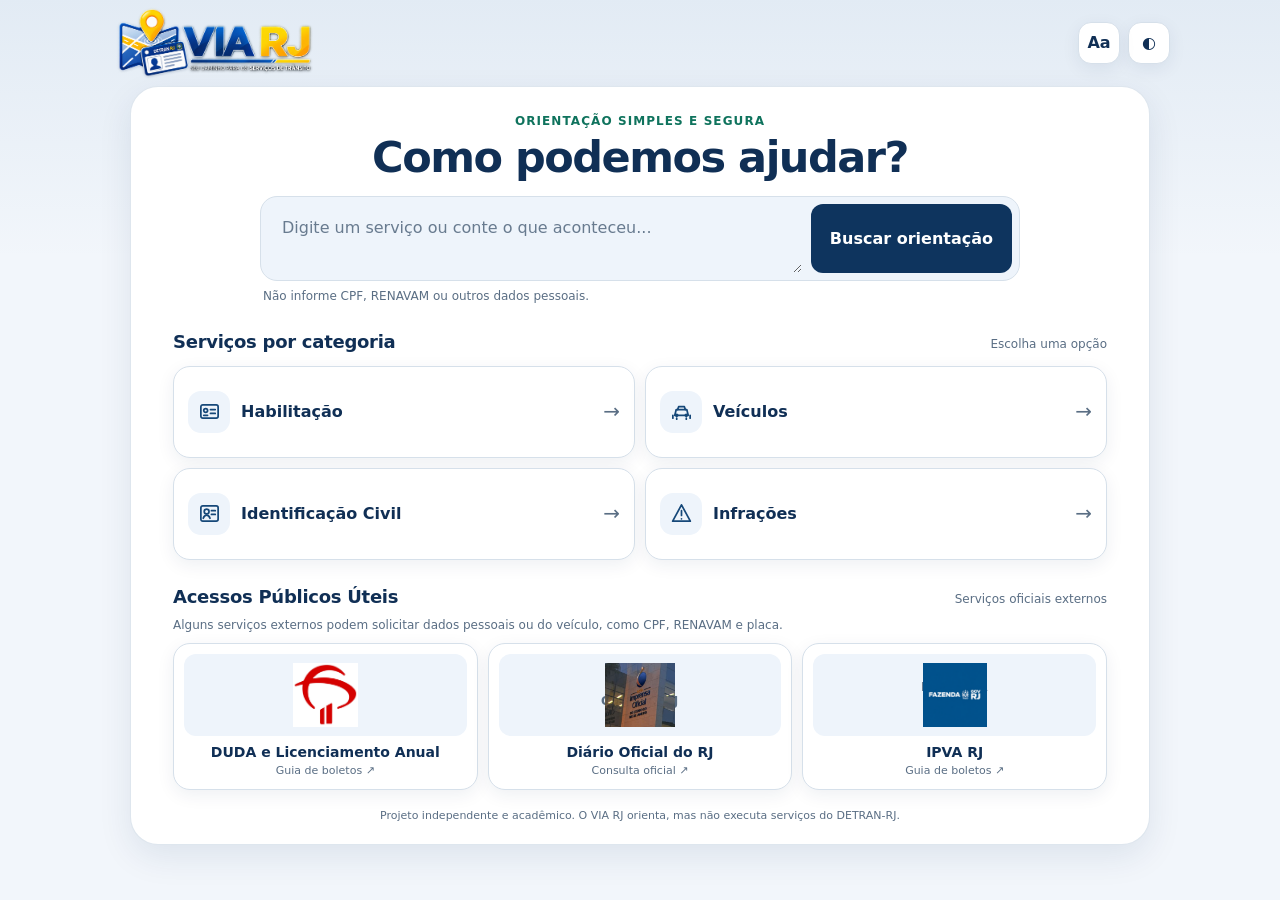
<file: index.html>
<!DOCTYPE html>
<html lang="pt-BR">
<head>
    <!-- ========================================================
         BLOCO 1 — CONFIGURAÇÃO E TEMA INICIAL
         Define metadados obrigatórios e aplica o tema salvo antes da pintura da tela.
         ======================================================== -->
    <meta charset="UTF-8">
    <meta name="viewport" content="width=device-width, initial-scale=1.0">
    <meta name="description" content="VIA RJ orienta o cidadão a encontrar serviços de trânsito e documentação no Rio de Janeiro.">
    <link rel="icon" href="favicon.ico" sizes="any">
    <link rel="icon" type="image/png" href="favicon-via-rj.png">
    <link rel="apple-touch-icon" href="apple-touch-icon.png">
    <script>document.documentElement.dataset.theme=localStorage.getItem("tema")==="dark"?"dark":"light";</script>
    <link rel="stylesheet" href="style.css">
    <title>VIA RJ — Seu caminho para os serviços de trânsito</title>
</head>
<body class="pagina-home">
    <!-- ========================================================
         BLOCO 2 — BARRA SUPERIOR
         Mantém a marca e os controles essenciais próximos, como em um aplicativo.
         ======================================================== -->
    <header class="topo-app topo-home">
        <img src="images/logo-via-rj.png" alt="VIA RJ — Seu caminho para os serviços de trânsito" class="logo-via-rj">
        <div class="controles-topo">
            <div class="area-acessibilidade">
                <button id="botaoAcessibilidade" class="botao-icone" type="button" aria-label="Abrir opções de acessibilidade" aria-expanded="false" aria-controls="painelAcessibilidade">Aa</button>
                <div id="painelAcessibilidade" class="painel-acessibilidade" hidden>
                    <strong>Acessibilidade</strong>
                    <button id="botaoAumentarTexto" type="button">Aumentar texto</button>
                    <button id="botaoReduzirMovimento" type="button" aria-pressed="false">Reduzir animações</button>
                    <button id="botaoResetarAcessibilidade" type="button">Restaurar padrão</button>
                </div>
            </div>
            <button id="botaoTema" class="botao-icone" type="button" aria-label="Ativar modo escuro" title="Alternar modo claro/escuro"><span aria-hidden="true">◐</span></button>
        </div>
    </header>

    <main class="app-shell">
        <!-- ========================================================
             BLOCO 3 — AJUDA E BUSCA UNIFICADAS
             A mesma entrada tenta localizar um serviço e depois interpreta situações locais.
             ======================================================== -->
        <section class="inicio-app" aria-labelledby="tituloPrincipal">
            <p class="etiqueta-app">Orientação simples e segura</p>
            <h1 id="tituloPrincipal">Como podemos ajudar?</h1>
            <form id="formularioOrientacao" class="busca-unificada">
                <label class="sr-only" for="consulta">Digite um serviço ou conte o que aconteceu</label>
                <textarea id="consulta" rows="2" placeholder="Digite um serviço ou conte o que aconteceu..." autocomplete="off"></textarea>
                <button id="botaoOrientar" class="botao-principal" type="submit">Buscar orientação</button>
            </form>
            <p class="nota-privacidade">Não informe CPF, RENAVAM ou outros dados pessoais.</p>
            <div id="resultadoOrientacao" class="resultado-orientacao" aria-live="polite"></div>
        </section>

        <!-- ========================================================
             BLOCO 4 — CATEGORIAS PRINCIPAIS
             Quatro atalhos internos formam uma grade 2 × 2 e abrem na mesma guia.
             ======================================================== -->
        <section class="secao-home" aria-labelledby="tituloCategorias">
            <div class="titulo-secao"><h2 id="tituloCategorias">Serviços por categoria</h2><span>Escolha uma opção</span></div>
            <div class="grade-categorias">
                <a class="card-app card-categoria" href="habilitacao.html"><span class="icone-card" aria-hidden="true"><svg viewBox="0 0 24 24"><rect x="3" y="5" width="18" height="14" rx="2"/><circle cx="8" cy="11" r="2"/><path d="M13 10h5M13 14h5M6 16h4"/></svg></span><strong>Habilitação</strong><span class="seta-card" aria-hidden="true">→</span></a>
                <a class="card-app card-categoria" href="veiculos.html"><span class="icone-card" aria-hidden="true"><svg viewBox="0 0 24 24"><path d="M5 16h14l-1.5-6h-11L5 16Z"/><path d="M3 16v3M21 16v3M7 19v1M17 19v1M8 10l1-3h6l1 3"/><circle cx="7" cy="16" r="1"/><circle cx="17" cy="16" r="1"/></svg></span><strong>Veículos</strong><span class="seta-card" aria-hidden="true">→</span></a>
                <a class="card-app card-categoria" href="identificacao.html"><span class="icone-card" aria-hidden="true"><svg viewBox="0 0 24 24"><rect x="3" y="4" width="18" height="16" rx="2"/><circle cx="9" cy="10" r="2.5"/><path d="M5.5 17c.7-2.2 2-3.3 3.5-3.3s2.8 1.1 3.5 3.3M14 9h4M14 13h4"/></svg></span><strong>Identificação Civil</strong><span class="seta-card" aria-hidden="true">→</span></a>
                <a class="card-app card-categoria" href="infracoes.html"><span class="icone-card" aria-hidden="true"><svg viewBox="0 0 24 24"><path d="M12 3 2.8 20h18.4L12 3Z"/><path d="M12 9v5M12 17.5v.1"/></svg></span><strong>Infrações</strong><span class="seta-card" aria-hidden="true">→</span></a>
            </div>
        </section>

        <!-- ========================================================
             BLOCO 5 — ACESSOS PÚBLICOS EXTERNOS
             Usa os destinos informados. O fallback visual é temporário até as imagens chegarem.
             ======================================================== -->
        <section class="secao-home acessos-publicos" aria-labelledby="tituloAcessos">
            <div class="titulo-secao"><h2 id="tituloAcessos">Acessos Públicos Úteis</h2><span>Serviços oficiais externos</span></div>
            <p class="nota-acessos">Alguns serviços externos podem solicitar dados pessoais ou do veículo, como CPF, RENAVAM e placa.</p>
            <div class="grade-acessos">
                <a class="card-acesso" href="https://www.ib7.bradesco.com.br/ibpfdetranrj/debitoVeiculoRJLoader.do" target="_blank" rel="noopener noreferrer" aria-label="DUDA e Licenciamento Anual, abre site externo">
                    <span class="midia-acesso"><span class="placeholder-acesso" aria-hidden="true">DUDA<br>GRT</span><img src="images/acessos/bradesco-duda-grt.png" alt="Ambiente Bradesco para DUDA e GRT"></span>
                    <strong>DUDA e Licenciamento Anual</strong><small>Guia de boletos <span aria-hidden="true">↗</span></small>
                </a>
                <a class="card-acesso" href="https://www.ioerj.com.br/portal/modules/content/index.php?id=21" target="_blank" rel="noopener noreferrer" aria-label="Diário Oficial do Estado do Rio de Janeiro, abre site externo">
                    <span class="midia-acesso"><span class="placeholder-acesso" aria-hidden="true">DIÁRIO<br>OFICIAL RJ</span><img src="images/acessos/diario-oficial-rj.png" alt="Imprensa Oficial do Estado do Rio de Janeiro"></span>
                    <strong>Diário Oficial do RJ</strong><small>Consulta oficial <span aria-hidden="true">↗</span></small>
                </a>
                <a class="card-acesso" href="https://darj-ipva-web.fazenda.rj.gov.br/darj-ipva-web/#/" target="_blank" rel="noopener noreferrer" aria-label="IPVA RJ, abre site externo">
                    <span class="midia-acesso"><span class="placeholder-acesso" aria-hidden="true">FAZENDA<br>GOV RJ</span><img src="images/acessos/ipva-fazenda-rj.png" alt="Fazenda do Estado do Rio de Janeiro"></span>
                    <strong>IPVA RJ</strong><small>Guia de boletos <span aria-hidden="true">↗</span></small>
                </a>
            </div>
        </section>

        <!-- ========================================================
             BLOCO 6 — AVISO INSTITUCIONAL
             Diferencia o VIA RJ dos órgãos oficiais sem ocupar a área principal.
             ======================================================== -->
        <p class="aviso-independente">Projeto independente e acadêmico. O VIA RJ orienta, mas não executa serviços do DETRAN-RJ.</p>
    </main>

    <!-- ========================================================
         BLOCO 7 — LÓGICA DA HOME
         O defer garante que os elementos existam antes da ligação dos eventos.
         ======================================================== -->
    <script src="script.js" defer></script>
</body>
</html>
</file>
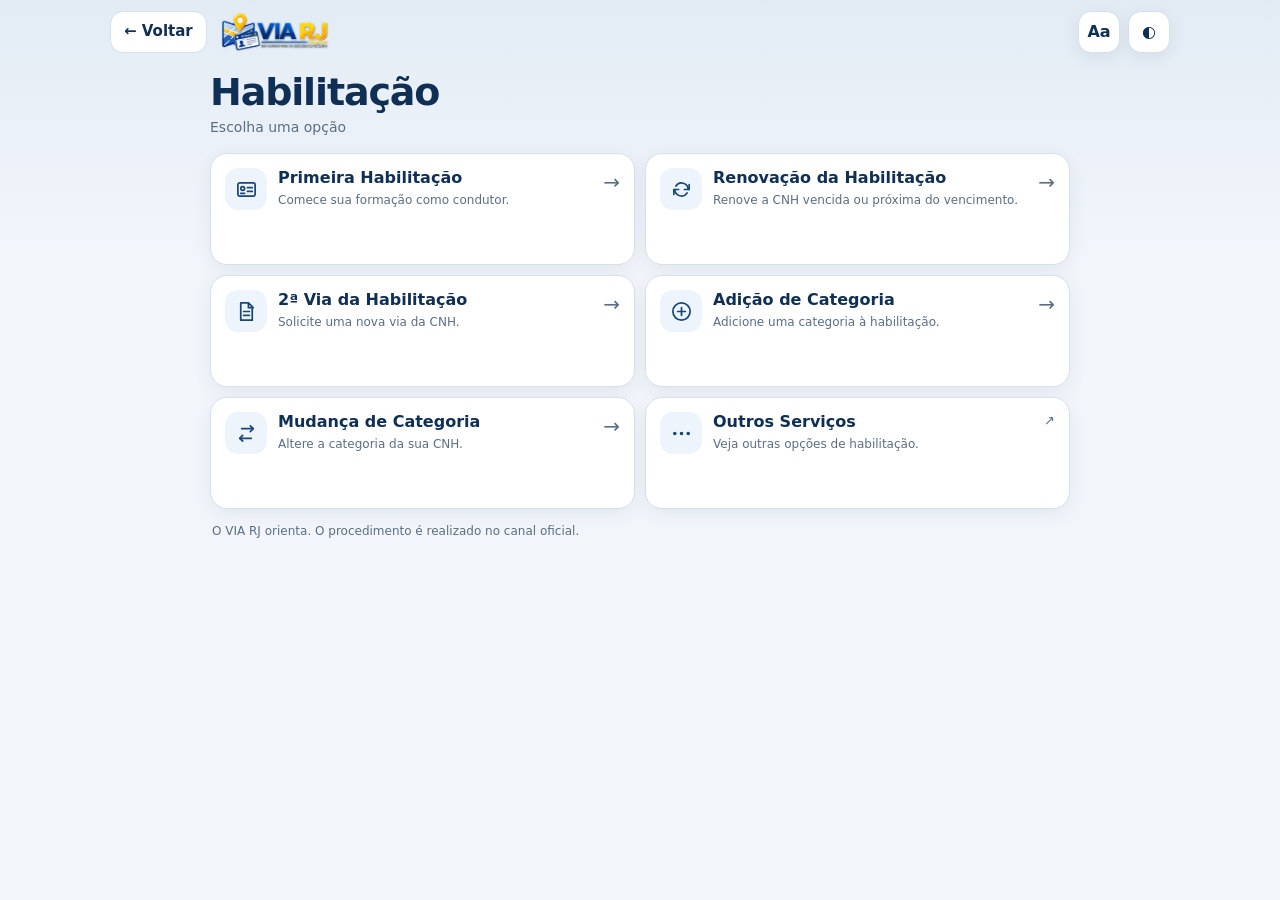
<file: habilitacao.html>
<!DOCTYPE html>
<html lang="pt-BR"><head>
<!-- BLOCO 1 — CONFIGURAÇÃO: recursos obrigatórios e tema salvo antes da tela. -->
<meta charset="UTF-8"><meta name="viewport" content="width=device-width, initial-scale=1.0"><meta name="description" content="Serviços de habilitação organizados pelo VIA RJ."><link rel="icon" href="favicon.ico"><script>document.documentElement.dataset.theme=localStorage.getItem("tema")==="dark"?"dark":"light";</script><link rel="stylesheet" href="style.css"><title>Habilitação — VIA RJ</title></head>
<body class="pagina-interna" data-tela="habilitacao">
<!-- BLOCO 2 — TOP BAR: retorno, marca e controles compactos de aplicativo. -->
<header class="topo-app"><div class="marca-interna"><a class="voltar-topo" href="index.html">← Voltar</a><a href="index.html"><img class="logo-via-rj" src="images/logo-via-rj.png" alt="Ir para a Home do VIA RJ"></a></div><div class="controles-topo"><div class="area-acessibilidade"><button id="botaoAcessibilidade" class="botao-icone" type="button" aria-label="Abrir opções de acessibilidade" aria-expanded="false" aria-controls="painelAcessibilidade">Aa</button><div id="painelAcessibilidade" class="painel-acessibilidade" hidden><strong>Acessibilidade</strong><button id="botaoAumentarTexto" type="button">Aumentar texto</button><button id="botaoReduzirMovimento" type="button" aria-pressed="false">Reduzir animações</button><button id="botaoResetarAcessibilidade" type="button">Restaurar padrão</button></div></div><button id="botaoTema" class="botao-icone" type="button" aria-label="Ativar modo escuro"><span aria-hidden="true">◐</span></button></div></header>
<!-- BLOCO 3 — CONTEÚDO: paginas.js monta exatamente seis cards inteiros clicáveis. -->
<main class="app-shell"><section class="cabecalho-tela"><div><h1>Habilitação</h1><p>Escolha uma opção</p></div></section><div id="gradeServicos" class="grade-servicos" aria-label="Serviços de habilitação"></div><p class="nota-tela">O VIA RJ orienta. O procedimento é realizado no canal oficial.</p></main>
<!-- BLOCO 4 — SCRIPT: configuração compartilhada evita duplicar cards entre páginas. -->
<script src="paginas.js" defer></script></body></html>
</file>
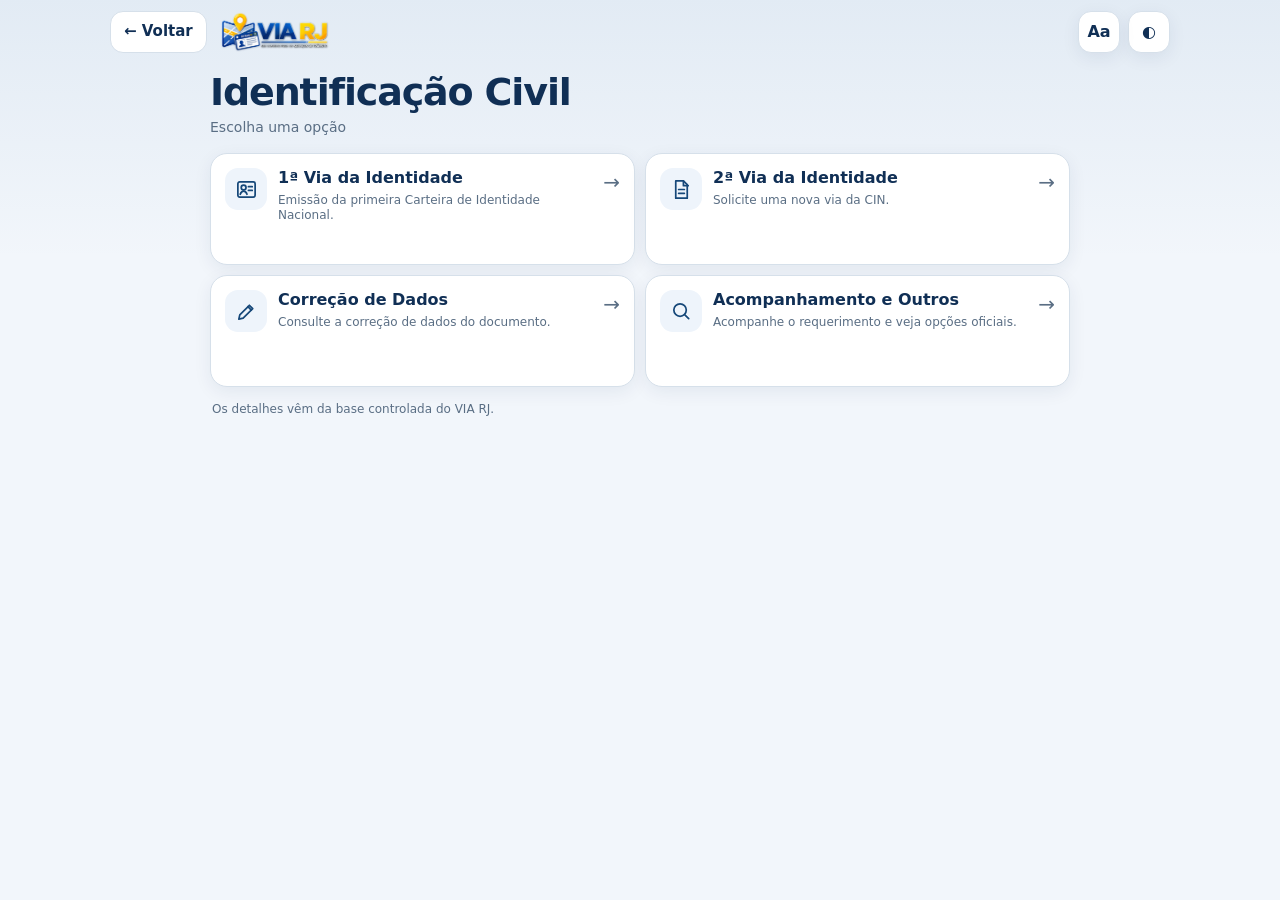
<file: identificacao.html>
<!DOCTYPE html>
<html lang="pt-BR"><head>
<!-- BLOCO 1 — CONFIGURAÇÃO: recursos obrigatórios e tema salvo antes da tela. -->
<meta charset="UTF-8"><meta name="viewport" content="width=device-width, initial-scale=1.0"><meta name="description" content="Serviços de identificação civil organizados pelo VIA RJ."><link rel="icon" href="favicon.ico"><script>document.documentElement.dataset.theme=localStorage.getItem("tema")==="dark"?"dark":"light";</script><link rel="stylesheet" href="style.css"><title>Identificação Civil — VIA RJ</title></head>
<body class="pagina-interna" data-tela="identificacao">
<!-- BLOCO 2 — TOP BAR: retorno, marca e controles compactos de aplicativo. -->
<header class="topo-app"><div class="marca-interna"><a class="voltar-topo" href="index.html">← Voltar</a><a href="index.html"><img class="logo-via-rj" src="images/logo-via-rj.png" alt="Ir para a Home do VIA RJ"></a></div><div class="controles-topo"><div class="area-acessibilidade"><button id="botaoAcessibilidade" class="botao-icone" type="button" aria-label="Abrir opções de acessibilidade" aria-expanded="false" aria-controls="painelAcessibilidade">Aa</button><div id="painelAcessibilidade" class="painel-acessibilidade" hidden><strong>Acessibilidade</strong><button id="botaoAumentarTexto" type="button">Aumentar texto</button><button id="botaoReduzirMovimento" type="button" aria-pressed="false">Reduzir animações</button><button id="botaoResetarAcessibilidade" type="button">Restaurar padrão</button></div></div><button id="botaoTema" class="botao-icone" type="button" aria-label="Ativar modo escuro"><span aria-hidden="true">◐</span></button></div></header>
<!-- BLOCO 3 — CONTEÚDO: identificação é categoria e apresenta quatro ações reais. -->
<main class="app-shell"><section class="cabecalho-tela"><div><h1>Identificação Civil</h1><p>Escolha uma opção</p></div></section><div id="gradeServicos" class="grade-servicos" aria-label="Serviços de identificação civil"></div><p class="nota-tela">Os detalhes vêm da base controlada do VIA RJ.</p></main>
<!-- BLOCO 4 — SCRIPT: configuração compartilhada evita duplicar cards entre páginas. -->
<script src="paginas.js" defer></script></body></html>
</file>
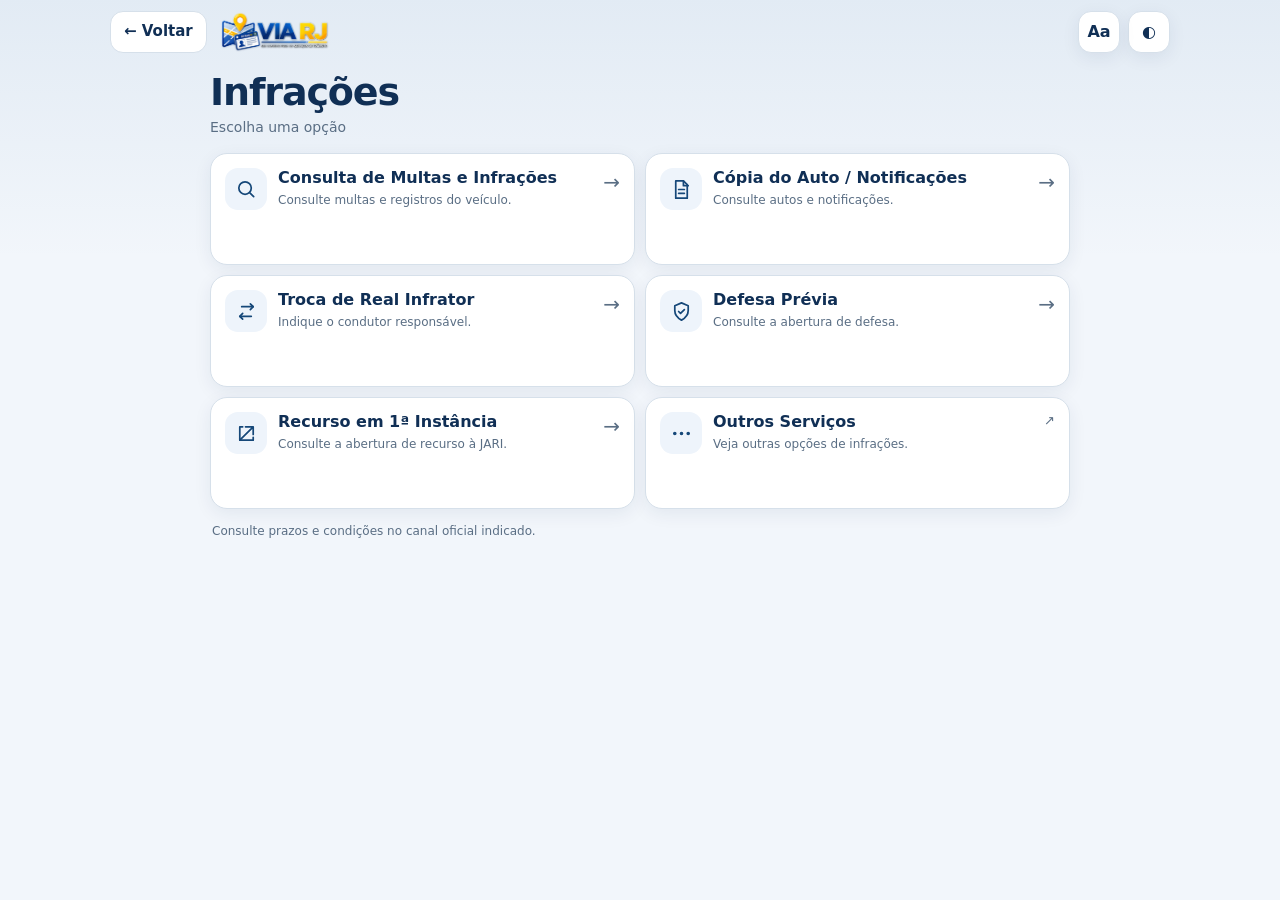
<file: infracoes.html>
<!DOCTYPE html>
<html lang="pt-BR"><head>
<!-- BLOCO 1 — CONFIGURAÇÃO: recursos obrigatórios e tema salvo antes da tela. -->
<meta charset="UTF-8"><meta name="viewport" content="width=device-width, initial-scale=1.0"><meta name="description" content="Serviços de infrações organizados pelo VIA RJ."><link rel="icon" href="favicon.ico"><script>document.documentElement.dataset.theme=localStorage.getItem("tema")==="dark"?"dark":"light";</script><link rel="stylesheet" href="style.css"><title>Infrações — VIA RJ</title></head>
<body class="pagina-interna" data-tela="infracoes">
<!-- BLOCO 2 — TOP BAR: retorno, marca e controles compactos de aplicativo. -->
<header class="topo-app"><div class="marca-interna"><a class="voltar-topo" href="index.html">← Voltar</a><a href="index.html"><img class="logo-via-rj" src="images/logo-via-rj.png" alt="Ir para a Home do VIA RJ"></a></div><div class="controles-topo"><div class="area-acessibilidade"><button id="botaoAcessibilidade" class="botao-icone" type="button" aria-label="Abrir opções de acessibilidade" aria-expanded="false" aria-controls="painelAcessibilidade">Aa</button><div id="painelAcessibilidade" class="painel-acessibilidade" hidden><strong>Acessibilidade</strong><button id="botaoAumentarTexto" type="button">Aumentar texto</button><button id="botaoReduzirMovimento" type="button" aria-pressed="false">Reduzir animações</button><button id="botaoResetarAcessibilidade" type="button">Restaurar padrão</button></div></div><button id="botaoTema" class="botao-icone" type="button" aria-label="Ativar modo escuro"><span aria-hidden="true">◐</span></button></div></header>
<!-- BLOCO 3 — CONTEÚDO: seis ações principais; Nada Consta fica fora da vitrine. -->
<main class="app-shell"><section class="cabecalho-tela"><div><h1>Infrações</h1><p>Escolha uma opção</p></div></section><div id="gradeServicos" class="grade-servicos" aria-label="Serviços de infrações"></div><p class="nota-tela">Consulte prazos e condições no canal oficial indicado.</p></main>
<!-- BLOCO 4 — SCRIPT: configuração compartilhada evita duplicar cards entre páginas. -->
<script src="paginas.js" defer></script></body></html>
</file>
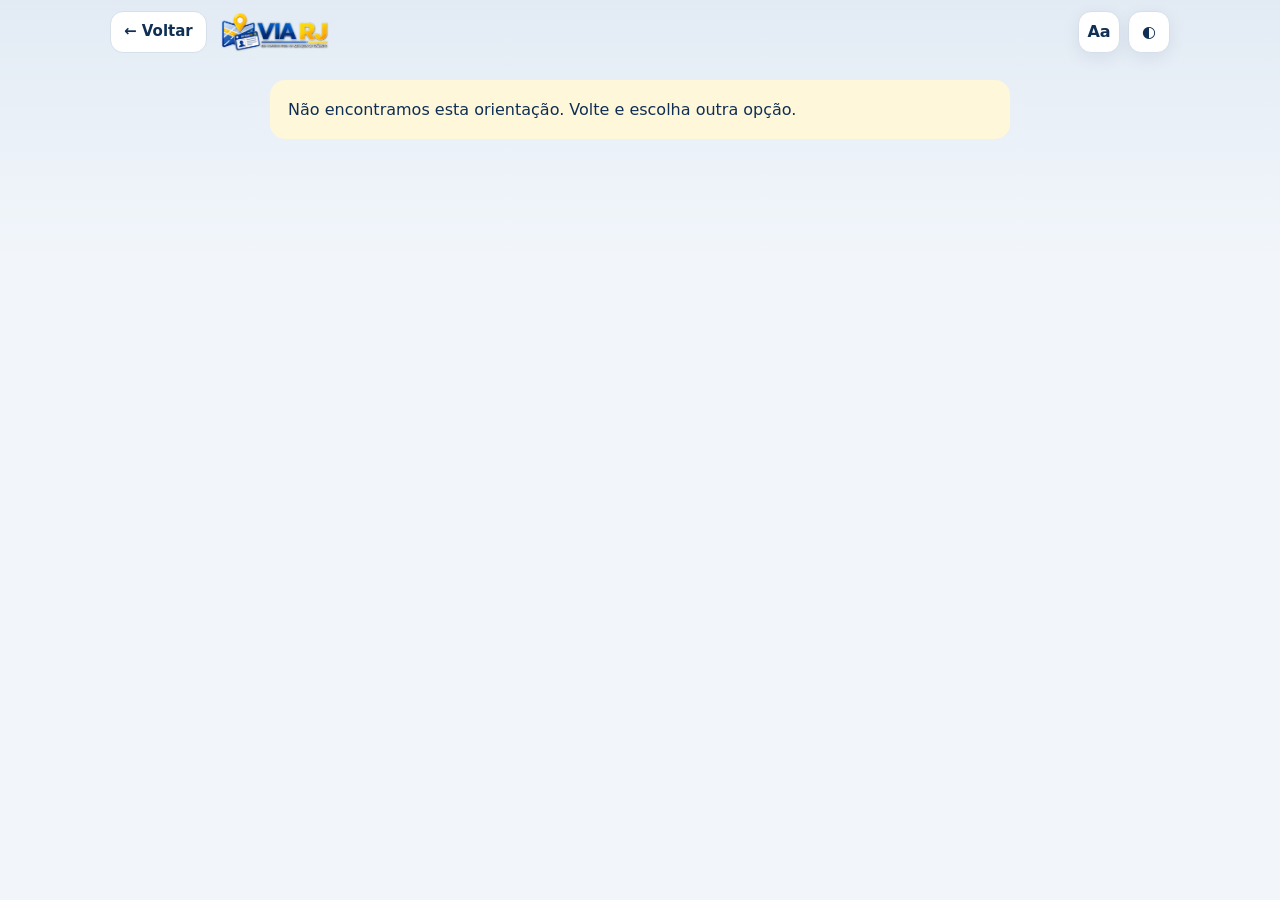
<file: servico.html>
<!DOCTYPE html>
<html lang="pt-BR"><head>
<!-- BLOCO 1 — CONFIGURAÇÃO: a página compartilhada recebe o serviço pela URL. -->
<meta charset="UTF-8"><meta name="viewport" content="width=device-width, initial-scale=1.0"><meta name="description" content="Orientação de serviço do VIA RJ."><link rel="icon" href="favicon.ico"><script>document.documentElement.dataset.theme=localStorage.getItem("tema")==="dark"?"dark":"light";</script><link rel="stylesheet" href="style.css"><title>Orientação — VIA RJ</title></head>
<body class="pagina-interna" data-tela="detalhe">
<!-- BLOCO 2 — TOP BAR: histórico natural, Home discreta e controles compartilhados. -->
<header class="topo-app"><div class="marca-interna"><button id="botaoVoltarHistorico" class="voltar-topo" type="button" aria-label="Voltar à tela anterior">← Voltar</button><a href="index.html"><img class="logo-via-rj" src="images/logo-via-rj.png" alt="Ir para a Home do VIA RJ"></a></div><div class="controles-topo"><div class="area-acessibilidade"><button id="botaoAcessibilidade" class="botao-icone" type="button" aria-label="Abrir opções de acessibilidade" aria-expanded="false" aria-controls="painelAcessibilidade">Aa</button><div id="painelAcessibilidade" class="painel-acessibilidade" hidden><strong>Acessibilidade</strong><button id="botaoAumentarTexto" type="button">Aumentar texto</button><button id="botaoReduzirMovimento" type="button" aria-pressed="false">Reduzir animações</button><button id="botaoResetarAcessibilidade" type="button">Restaurar padrão</button></div></div><button id="botaoTema" class="botao-icone" type="button" aria-label="Ativar modo escuro"><span aria-hidden="true">◐</span></button></div></header>
<!-- BLOCO 3 — DETALHE: requisitos, documentos e etapas vêm da API ou do fallback. -->
<main class="app-shell"><article id="detalheServico" class="detalhe-pagina" aria-live="polite"><p>Carregando orientação...</p></article></main>
<!-- BLOCO 4 — SCRIPT: nenhum texto oficial é duplicado neste HTML. -->
<script src="paginas.js" defer></script></body></html>
</file>
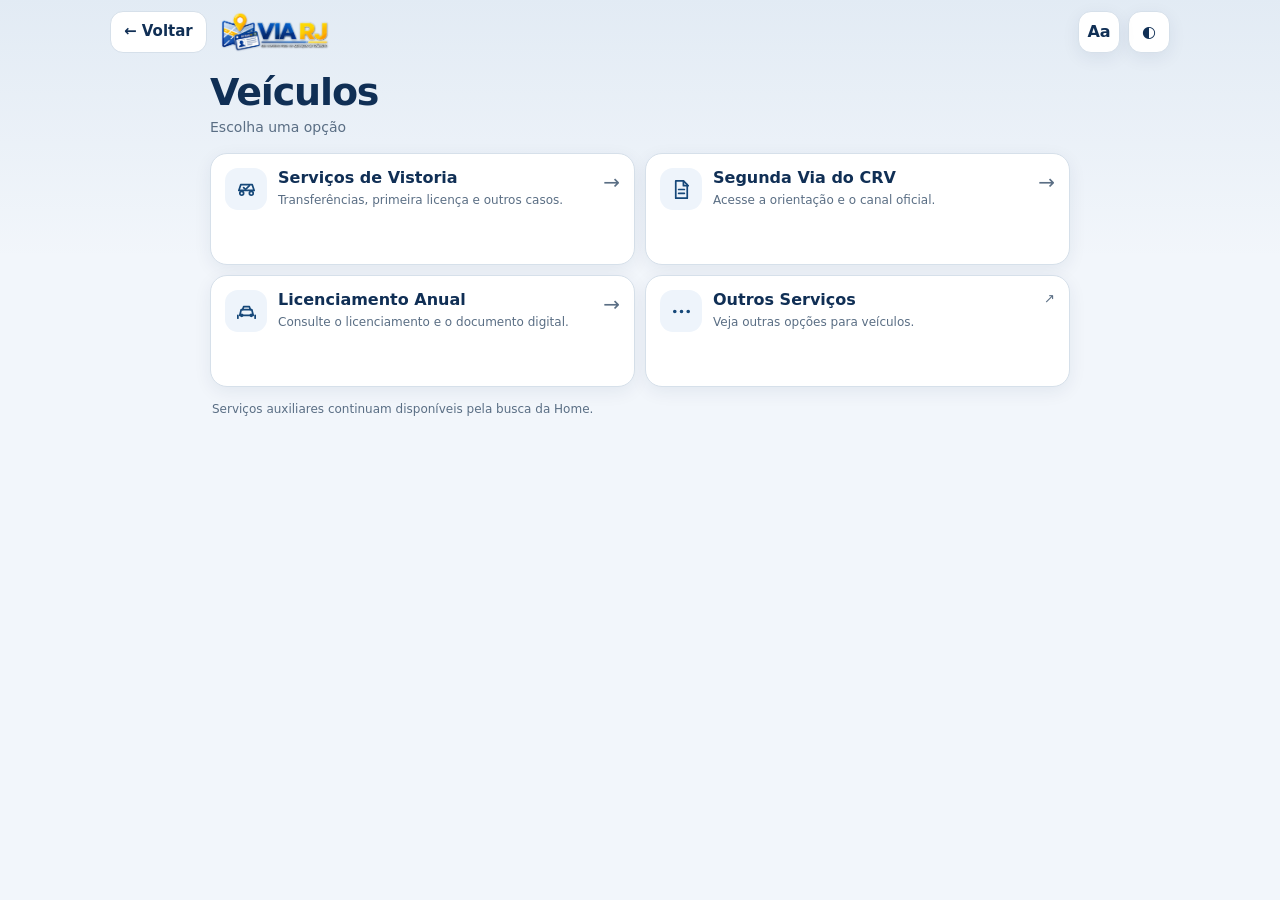
<file: veiculos.html>
<!DOCTYPE html>
<html lang="pt-BR"><head>
<!-- BLOCO 1 — CONFIGURAÇÃO: recursos obrigatórios e tema salvo antes da tela. -->
<meta charset="UTF-8"><meta name="viewport" content="width=device-width, initial-scale=1.0"><meta name="description" content="Serviços de veículos organizados pelo VIA RJ."><link rel="icon" href="favicon.ico"><script>document.documentElement.dataset.theme=localStorage.getItem("tema")==="dark"?"dark":"light";</script><link rel="stylesheet" href="style.css"><title>Veículos — VIA RJ</title></head>
<body class="pagina-interna" data-tela="veiculos">
<!-- BLOCO 2 — TOP BAR: retorno, marca e controles compactos de aplicativo. -->
<header class="topo-app"><div class="marca-interna"><a class="voltar-topo" href="index.html">← Voltar</a><a href="index.html"><img class="logo-via-rj" src="images/logo-via-rj.png" alt="Ir para a Home do VIA RJ"></a></div><div class="controles-topo"><div class="area-acessibilidade"><button id="botaoAcessibilidade" class="botao-icone" type="button" aria-label="Abrir opções de acessibilidade" aria-expanded="false" aria-controls="painelAcessibilidade">Aa</button><div id="painelAcessibilidade" class="painel-acessibilidade" hidden><strong>Acessibilidade</strong><button id="botaoAumentarTexto" type="button">Aumentar texto</button><button id="botaoReduzirMovimento" type="button" aria-pressed="false">Reduzir animações</button><button id="botaoResetarAcessibilidade" type="button">Restaurar padrão</button></div></div><button id="botaoTema" class="botao-icone" type="button" aria-label="Ativar modo escuro"><span aria-hidden="true">◐</span></button></div></header>
<!-- BLOCO 3 — CONTEÚDO: somente os quatro atalhos principais permanecem na vitrine. -->
<main class="app-shell"><section class="cabecalho-tela"><div><h1>Veículos</h1><p>Escolha uma opção</p></div></section><div id="gradeServicos" class="grade-servicos" aria-label="Serviços de veículos"></div><p class="nota-tela">Serviços auxiliares continuam disponíveis pela busca da Home.</p></main>
<!-- BLOCO 4 — SCRIPT: configuração compartilhada evita duplicar cards entre páginas. -->
<script src="paginas.js" defer></script></body></html>
</file>
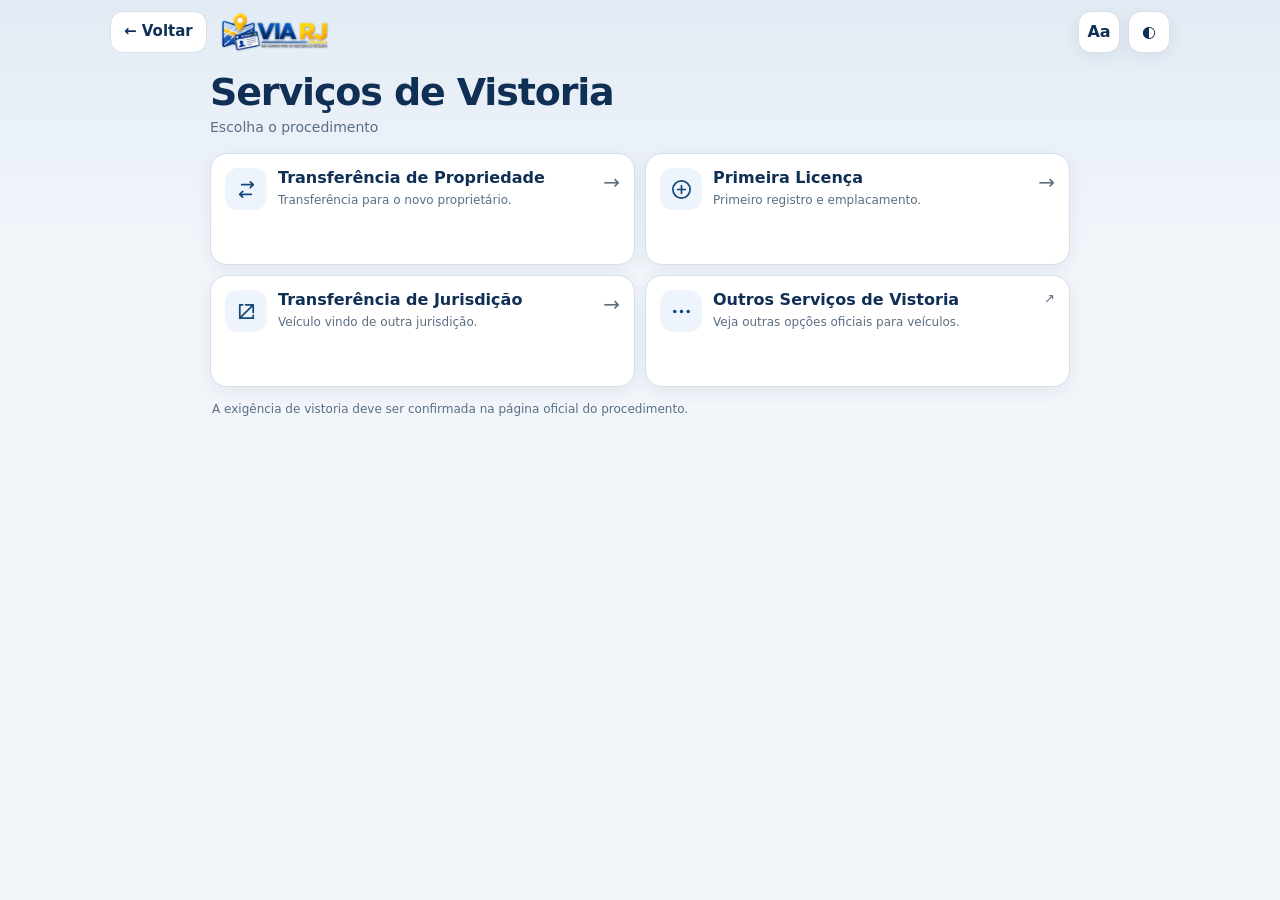
<file: vistoria-veicular.html>
<!DOCTYPE html>
<html lang="pt-BR"><head>
<!-- BLOCO 1 — CONFIGURAÇÃO: recursos obrigatórios e tema salvo antes da tela. -->
<meta charset="UTF-8"><meta name="viewport" content="width=device-width, initial-scale=1.0"><meta name="description" content="Serviços de vistoria organizados pelo VIA RJ."><link rel="icon" href="favicon.ico"><script>document.documentElement.dataset.theme=localStorage.getItem("tema")==="dark"?"dark":"light";</script><link rel="stylesheet" href="style.css"><title>Serviços de Vistoria — VIA RJ</title></head>
<body class="pagina-interna" data-tela="vistoria">
<!-- BLOCO 2 — TOP BAR: retorna a Veículos e preserva controles compactos. -->
<header class="topo-app"><div class="marca-interna"><a class="voltar-topo" href="veiculos.html">← Voltar</a><a href="index.html"><img class="logo-via-rj" src="images/logo-via-rj.png" alt="Ir para a Home do VIA RJ"></a></div><div class="controles-topo"><div class="area-acessibilidade"><button id="botaoAcessibilidade" class="botao-icone" type="button" aria-label="Abrir opções de acessibilidade" aria-expanded="false" aria-controls="painelAcessibilidade">Aa</button><div id="painelAcessibilidade" class="painel-acessibilidade" hidden><strong>Acessibilidade</strong><button id="botaoAumentarTexto" type="button">Aumentar texto</button><button id="botaoReduzirMovimento" type="button" aria-pressed="false">Reduzir animações</button><button id="botaoResetarAcessibilidade" type="button">Restaurar padrão</button></div></div><button id="botaoTema" class="botao-icone" type="button" aria-label="Ativar modo escuro"><span aria-hidden="true">◐</span></button></div></header>
<!-- BLOCO 3 — CONTEÚDO: quatro opções de vistoria sem mensagens internas de curadoria. -->
<main class="app-shell"><section class="cabecalho-tela"><div><h1>Serviços de Vistoria</h1><p>Escolha o procedimento</p></div></section><div id="gradeServicos" class="grade-servicos" aria-label="Serviços de vistoria"></div><p class="nota-tela">A exigência de vistoria deve ser confirmada na página oficial do procedimento.</p></main>
<!-- BLOCO 4 — SCRIPT: configuração compartilhada evita duplicar cards entre páginas. -->
<script src="paginas.js" defer></script></body></html>
</file>
<file: style.css>
/* ==========================================================
   BLOCO 1 — TOKENS VISUAIS DO TEMA CLARO
   Centraliza cores, medidas e sombras; é uma decisão arquitetural do VIA RJ.
   ========================================================== */
:root {
    color-scheme: light;
    --fundo: #f2f6fb;
    --superficie: #ffffff;
    --superficie-2: #eef4fb;
    --texto: #102f55;
    --texto-suave: #5a6e84;
    --azul: #164879;
    --azul-forte: #0e345e;
    --amarelo: #f4bd2f;
    --borda: #d6e0ea;
    --foco: #d89400;
    --sucesso: #0f735d;
    --alerta: #fff7da;
    --sombra: 0 12px 34px rgba(16, 47, 85, 0.09);
    --sombra-card: 0 5px 18px rgba(16, 47, 85, 0.07);
}

/* ==========================================================
   BLOCO 2 — TEMA ESCURO
   Troca somente tokens, permitindo que todos os componentes mantenham coerência.
   ========================================================== */
html[data-theme="dark"] {
    color-scheme: dark;
    --fundo: #0f151c;
    --superficie: #1a232d;
    --superficie-2: #222f3b;
    --texto: #f3f7fb;
    --texto-suave: #b9c6d3;
    --azul: #9ac8f3;
    --azul-forte: #c6e2fb;
    --amarelo: #f4c64e;
    --borda: #364755;
    --foco: #ffd15a;
    --sucesso: #75d9c0;
    --alerta: #3b3420;
    --sombra: 0 15px 36px rgba(0, 0, 0, 0.32);
    --sombra-card: 0 6px 18px rgba(0, 0, 0, 0.22);
}

/* ==========================================================
   BLOCO 3 — BASE, TIPOGRAFIA E UTILITÁRIOS
   Define a base obrigatória de leitura, toque, foco e ausência de overflow.
   ========================================================== */
* { box-sizing: border-box; }
html { min-width: 0; background: var(--fundo); scroll-behavior: smooth; }
body {
    min-height: 100vh;
    margin: 0;
    overflow-x: hidden;
    background: linear-gradient(180deg, rgba(40, 106, 165, 0.08), transparent 260px), var(--fundo);
    color: var(--texto);
    font-family: Inter, ui-sans-serif, system-ui, -apple-system, "Segoe UI", sans-serif;
    font-size: 16px;
    line-height: 1.45;
}
button, input, textarea { font: inherit; }
button, a { -webkit-tap-highlight-color: transparent; }
button { cursor: pointer; }
a { color: inherit; }
h1, h2, h3, p { overflow-wrap: break-word; }
.sr-only { position: absolute; width: 1px; height: 1px; padding: 0; overflow: hidden; clip: rect(0, 0, 0, 0); white-space: nowrap; border: 0; }

/* ==========================================================
   BLOCO 4 — TOP BAR E MARCA
   A Home preserva a marca em destaque; telas internas usam uma barra compacta.
   ========================================================== */
.topo-app {
    display: flex;
    width: min(100% - 24px, 1060px);
    min-height: 64px;
    margin: 0 auto;
    align-items: center;
    justify-content: space-between;
    gap: 12px;
}
.topo-home { min-height: 86px; }
.logo-via-rj { display: block; width: clamp(210px, 36vw, 360px); max-height: 76px; object-fit: contain; object-position: left center; }
.pagina-interna .logo-via-rj { width: 132px; max-height: 42px; }
.marca-interna { display: flex; align-items: center; gap: 10px; min-width: 0; text-decoration: none; }
.voltar-topo { display: inline-flex; width: auto; min-width: 42px; min-height: 42px; padding: 8px 13px; flex: 0 0 auto; align-items: center; justify-content: center; border: 1px solid var(--borda); border-radius: 13px; background: var(--superficie); color: var(--texto); font-size: 15px; font-weight: 700; text-decoration: none; }
.controles-topo { display: flex; align-items: center; gap: 8px; }
.botao-icone { display: grid; width: 42px; height: 42px; padding: 0; place-items: center; border: 1px solid var(--borda); border-radius: 13px; background: var(--superficie); color: var(--texto); font-weight: 800; box-shadow: var(--sombra-card); }
.area-acessibilidade { position: relative; }
.painel-acessibilidade { position: absolute; z-index: 20; top: 50px; right: 0; width: 224px; padding: 14px; border: 1px solid var(--borda); border-radius: 16px; background: var(--superficie); box-shadow: var(--sombra); }
.painel-acessibilidade strong { display: block; margin-bottom: 6px; }
.painel-acessibilidade button { width: 100%; min-height: 40px; margin-top: 7px; border: 1px solid var(--borda); border-radius: 10px; background: var(--superficie-2); color: var(--texto); }

/* ==========================================================
   BLOCO 5 — SUPERFÍCIE PRINCIPAL APP-FIRST
   Aproxima o conteúdo do topo e limita a largura sem criar uma caixa institucional gigante.
   ========================================================== */
.app-shell { width: min(100% - 24px, 1020px); margin: 0 auto 28px; }
.pagina-home .app-shell { padding: 26px clamp(18px, 4vw, 42px) 20px; border: 1px solid color-mix(in srgb, var(--borda) 80%, transparent); border-radius: 28px; background: var(--superficie); box-shadow: var(--sombra); }
.inicio-app { max-width: 760px; margin: 0 auto; text-align: center; }
.etiqueta-app { margin: 0 0 4px; color: var(--sucesso); font-family: inherit; font-size: 12px; font-weight: 700; letter-spacing: .09em; text-transform: uppercase; }
.inicio-app h1 { margin: 0 0 15px; font-size: clamp(29px, 5vw, 43px); line-height: 1.08; letter-spacing: -.035em; }
.busca-unificada { display: grid; grid-template-columns: 1fr auto; gap: 9px; padding: 7px; border: 1px solid var(--borda); border-radius: 17px; background: var(--superficie-2); }
#consulta { width: 100%; min-height: 54px; max-height: 112px; padding: 13px 14px; resize: vertical; border: 0; outline: 0; background: transparent; color: var(--texto); line-height: 1.35; }
#consulta::placeholder { color: var(--texto-suave); opacity: .9; }
.botao-principal, .link-oficial { display: inline-flex; min-height: 48px; padding: 11px 18px; align-items: center; justify-content: center; border: 1px solid transparent; border-radius: 12px; background: var(--azul-forte); color: #fff; font-family: inherit; font-weight: 700; text-decoration: none; }
html[data-theme="dark"] .botao-principal, html[data-theme="dark"] .link-oficial { color: #10253a; }
.nota-privacidade { margin: 7px 3px 0; color: var(--texto-suave); font-size: 12px; text-align: left; }

/* ==========================================================
   BLOCO 6 — TÍTULOS E GRADES DA HOME
   Mantém categorias em 2 × 2 e acessos em três colunas sempre que houver espaço.
   ========================================================== */
.secao-home { margin-top: 24px; }
.titulo-secao { display: flex; margin-bottom: 10px; align-items: baseline; justify-content: space-between; gap: 10px; }
.titulo-secao h2 { margin: 0; font-size: 18px; letter-spacing: -.015em; }
.titulo-secao span { color: var(--texto-suave); font-size: 12px; }
.grade-categorias, .grade-servicos { display: grid; grid-template-columns: repeat(2, minmax(0, 1fr)); gap: 10px; }
.card-app { position: relative; display: grid; min-width: 0; min-height: 92px; padding: 14px; overflow: hidden; grid-template-columns: auto minmax(0, 1fr) auto; align-items: center; gap: 11px; border: 1px solid var(--borda); border-radius: 17px; background: var(--superficie); box-shadow: var(--sombra-card); text-decoration: none; }
.card-app strong { min-width: 0; font-size: 16px; line-height: 1.2; }
.icone-card { display: grid; width: 42px; height: 42px; place-items: center; border-radius: 13px; background: var(--superficie-2); color: var(--azul); font-size: 22px; font-weight: 900; }
.icone-card svg { width: 23px; height: 23px; fill: none; stroke: currentColor; stroke-width: 1.8; stroke-linecap: round; stroke-linejoin: round; }
.seta-card { color: var(--texto-suave); font-size: 20px; }

/* ==========================================================
   BLOCO 7 — ACESSOS PÚBLICOS GRÁFICOS
   O container padroniza imagens diferentes com object-fit sem deformar ou recortar.
   ========================================================== */
.grade-acessos { display: grid; grid-template-columns: repeat(3, minmax(0, 1fr)); gap: 10px; }
.nota-acessos { margin: -3px 0 10px; color: var(--texto-suave); font-size: 12px; line-height: 1.35; }
.card-acesso { display: flex; min-width: 0; padding: 10px; flex-direction: column; border: 1px solid var(--borda); border-radius: 17px; background: var(--superficie); box-shadow: var(--sombra-card); text-align: center; text-decoration: none; }
.midia-acesso { position: relative; display: grid; height: 82px; padding: 9px; margin-bottom: 8px; overflow: hidden; place-items: center; border-radius: 12px; background: var(--superficie-2); }
.midia-acesso img { position: relative; z-index: 1; display: block; width: auto; height: auto; max-width: 100%; max-height: 64px; object-fit: contain; }
.midia-acesso img.imagem-ausente { display: none; }
.placeholder-acesso { position: absolute; color: var(--texto-suave); font-size: 12px; font-weight: 900; letter-spacing: .06em; line-height: 1.15; }
.card-acesso strong { font-size: 14px; line-height: 1.22; }
.card-acesso small { margin-top: 2px; color: var(--texto-suave); font-size: 11px; }
.aviso-independente { margin: 18px 0 0; color: var(--texto-suave); font-size: 11px; text-align: center; }

/* ==========================================================
   BLOCO 8 — RESULTADOS DA BUSCA E DO ASSISTENTE
   Mostra orientação útil na própria Home sem reintroduzir uma segunda pesquisa.
   ========================================================== */
.resultado-orientacao:not(:empty) { margin-top: 14px; padding: 16px; border: 1px solid var(--borda); border-left: 4px solid var(--amarelo); border-radius: 15px; background: var(--superficie); text-align: left; box-shadow: var(--sombra-card); }
.cabecalho-orientacao h2, .servico-orientado h3 { margin: 2px 0 6px; }
.rotulo-resultado { margin: 0; color: var(--sucesso); font-size: 11px; font-weight: 850; letter-spacing: .07em; text-transform: uppercase; }
.servico-orientado { margin-top: 12px; padding-top: 12px; border-top: 1px solid var(--borda); }
.servico-orientado p, .cabecalho-orientacao p, .detalhes-orientacao p, .detalhes-orientacao li { color: var(--texto-suave); font-size: 14px; }
.detalhes-orientacao h3 { margin: 13px 0 4px; font-size: 15px; }
.detalhes-orientacao ol { padding-left: 22px; }
.opcoes-pergunta { display: flex; flex-wrap: wrap; gap: 8px; margin-top: 12px; }
.opcoes-pergunta button { min-height: 42px; padding: 8px 14px; border: 1px solid var(--borda); border-radius: 11px; background: var(--superficie-2); color: var(--texto); }
.aviso-orientacao { color: var(--texto-suave); font-size: 12px; }

/* ==========================================================
   BLOCO 9 — TELAS INTERNAS E CARDS DE SERVIÇO
   A top bar compacta e a grade fixa em duas colunas reduzem camadas e altura.
   ========================================================== */
.pagina-interna .app-shell { width: min(100% - 24px, 860px); }
.cabecalho-tela { display: flex; margin: 8px 0 16px; align-items: end; justify-content: space-between; gap: 12px; }
.cabecalho-tela h1 { margin: 0; font-size: clamp(26px, 5vw, 38px); line-height: 1.08; letter-spacing: -.03em; }
.cabecalho-tela p { margin: 4px 0 0; color: var(--texto-suave); font-size: 14px; }
.grade-servicos .card-app { min-height: 112px; align-items: start; grid-template-columns: auto 1fr auto; }
.conteudo-card { min-width: 0; }
.conteudo-card strong { display: block; }
.conteudo-card small { display: block; margin-top: 5px; color: var(--texto-suave); font-size: 12px; line-height: 1.3; }
.selo-externo { color: var(--texto-suave); font-size: 13px; }
.nota-tela { margin: 14px 2px 0; color: var(--texto-suave); font-size: 12px; }

/* ==========================================================
   BLOCO 10 — DETALHE COMPARTILHADO DO SERVIÇO
   Separa informações extensas em seções legíveis e mantém o canal oficial destacado.
   ========================================================== */
.detalhe-pagina { max-width: 740px; margin: 8px auto 0; }
.categoria-detalhe { margin: 0 0 3px; color: var(--sucesso); font-size: 11px; font-weight: 850; letter-spacing: .08em; text-transform: uppercase; }
.detalhe-pagina h1 { margin: 0; font-size: clamp(27px, 5vw, 39px); line-height: 1.12; letter-spacing: -.03em; }
.resumo-detalhe { margin: 8px 0 16px; color: var(--texto-suave); }
.secao-detalhe { margin-top: 9px; padding: 15px 16px; border: 1px solid var(--borda); border-radius: 15px; background: var(--superficie); box-shadow: var(--sombra-card); }
.secao-detalhe h2 { margin: 0 0 5px; font-size: 16px; }
.secao-detalhe p, .secao-detalhe li { margin-top: 0; color: var(--texto-suave); font-size: 14px; }
.secao-detalhe p:last-child { margin-bottom: 0; }
.secao-detalhe ol { margin-bottom: 0; padding-left: 21px; }
.acao-oficial { position: sticky; bottom: 8px; display: flex; margin-top: 14px; padding: 8px; align-items: center; justify-content: space-between; gap: 10px; border: 1px solid var(--borda); border-radius: 16px; background: color-mix(in srgb, var(--superficie) 92%, transparent); box-shadow: var(--sombra); backdrop-filter: blur(12px); }
.acao-oficial span { padding-left: 7px; color: var(--texto-suave); font-size: 12px; }
.erro-amigavel { padding: 18px; border-radius: 15px; background: var(--alerta); }

/* ==========================================================
   BLOCO 11 — ESTADOS INTERATIVOS E ACESSIBILIDADE
   Foco e toque são obrigatórios; animações são apenas acabamento opcional.
   ========================================================== */
.card-app, .card-acesso, .botao-icone, .voltar-topo, button, .link-oficial { transition: transform .16s ease, border-color .16s ease, box-shadow .16s ease, background-color .16s ease; }
.card-app:hover, .card-acesso:hover { transform: translateY(-2px); border-color: color-mix(in srgb, var(--azul) 45%, var(--borda)); box-shadow: 0 10px 24px rgba(16, 47, 85, .12); }
.card-app:active, .card-acesso:active, button:active { transform: scale(.985); }
button:focus-visible, a:focus-visible, textarea:focus-visible { outline: 3px solid var(--foco); outline-offset: 3px; }
html.texto-ampliado body { font-size: 19px; }
html.reduzir-movimento *, html.reduzir-movimento *::before, html.reduzir-movimento *::after { animation-duration: .01ms !important; animation-iteration-count: 1 !important; scroll-behavior: auto !important; transition-duration: .01ms !important; }
@media (prefers-reduced-motion: reduce) { *, *::before, *::after { animation-duration: .01ms !important; animation-iteration-count: 1 !important; scroll-behavior: auto !important; transition-duration: .01ms !important; } }

/* ==========================================================
   BLOCO 12 — RESPONSIVIDADE MOBILE / APP FIRST
   Preserva duas colunas até 320 px, reduzindo espaços antes de reduzir legibilidade.
   ========================================================== */
@media (max-width: 700px) {
    .topo-app { width: min(100% - 20px, 1060px); min-height: 58px; }
    .topo-home { min-height: 70px; }
    .logo-via-rj { width: 220px; max-width: calc(100% - 100px); max-height: 58px; }
    .pagina-interna .logo-via-rj { display: none; }
    .app-shell, .pagina-interna .app-shell { width: calc(100% - 16px); }
    .pagina-home .app-shell { padding: 18px 12px 14px; border-radius: 22px; }
    .busca-unificada { grid-template-columns: 1fr; }
    .botao-principal { width: 100%; }
    .secao-home { margin-top: 19px; }
    .card-app { min-height: 88px; padding: 12px 10px; gap: 8px; }
    .grade-servicos .card-app { min-height: 105px; }
    .icone-card { width: 36px; height: 36px; border-radius: 11px; font-size: 18px; }
    .card-app strong { font-size: 14px; }
    .conteudo-card small { font-size: 11px; }
    .grade-acessos { gap: 7px; }
    .card-acesso { padding: 7px; border-radius: 14px; }
    .midia-acesso { height: 66px; padding: 7px; }
    .midia-acesso img { max-height: 52px; }
    .card-acesso strong { font-size: 11px; }
    .card-acesso small { display: block; font-size: 10px; line-height: 1.25; }
    .painel-acessibilidade { position: fixed; top: 62px; right: 8px; left: 8px; width: auto; }
    .acao-oficial { align-items: stretch; flex-direction: column; }
    .acao-oficial span { text-align: center; }
}

@media (max-width: 350px) {
    body { font-size: 15px; }
    .titulo-secao span, .conteudo-card small { display: none; }
    .card-app { min-height: 80px; grid-template-columns: 1fr auto; }
    .card-app .icone-card { display: none; }
    .grade-servicos .card-app { min-height: 86px; }
    .card-acesso strong { font-size: 10px; }
}
</file>
